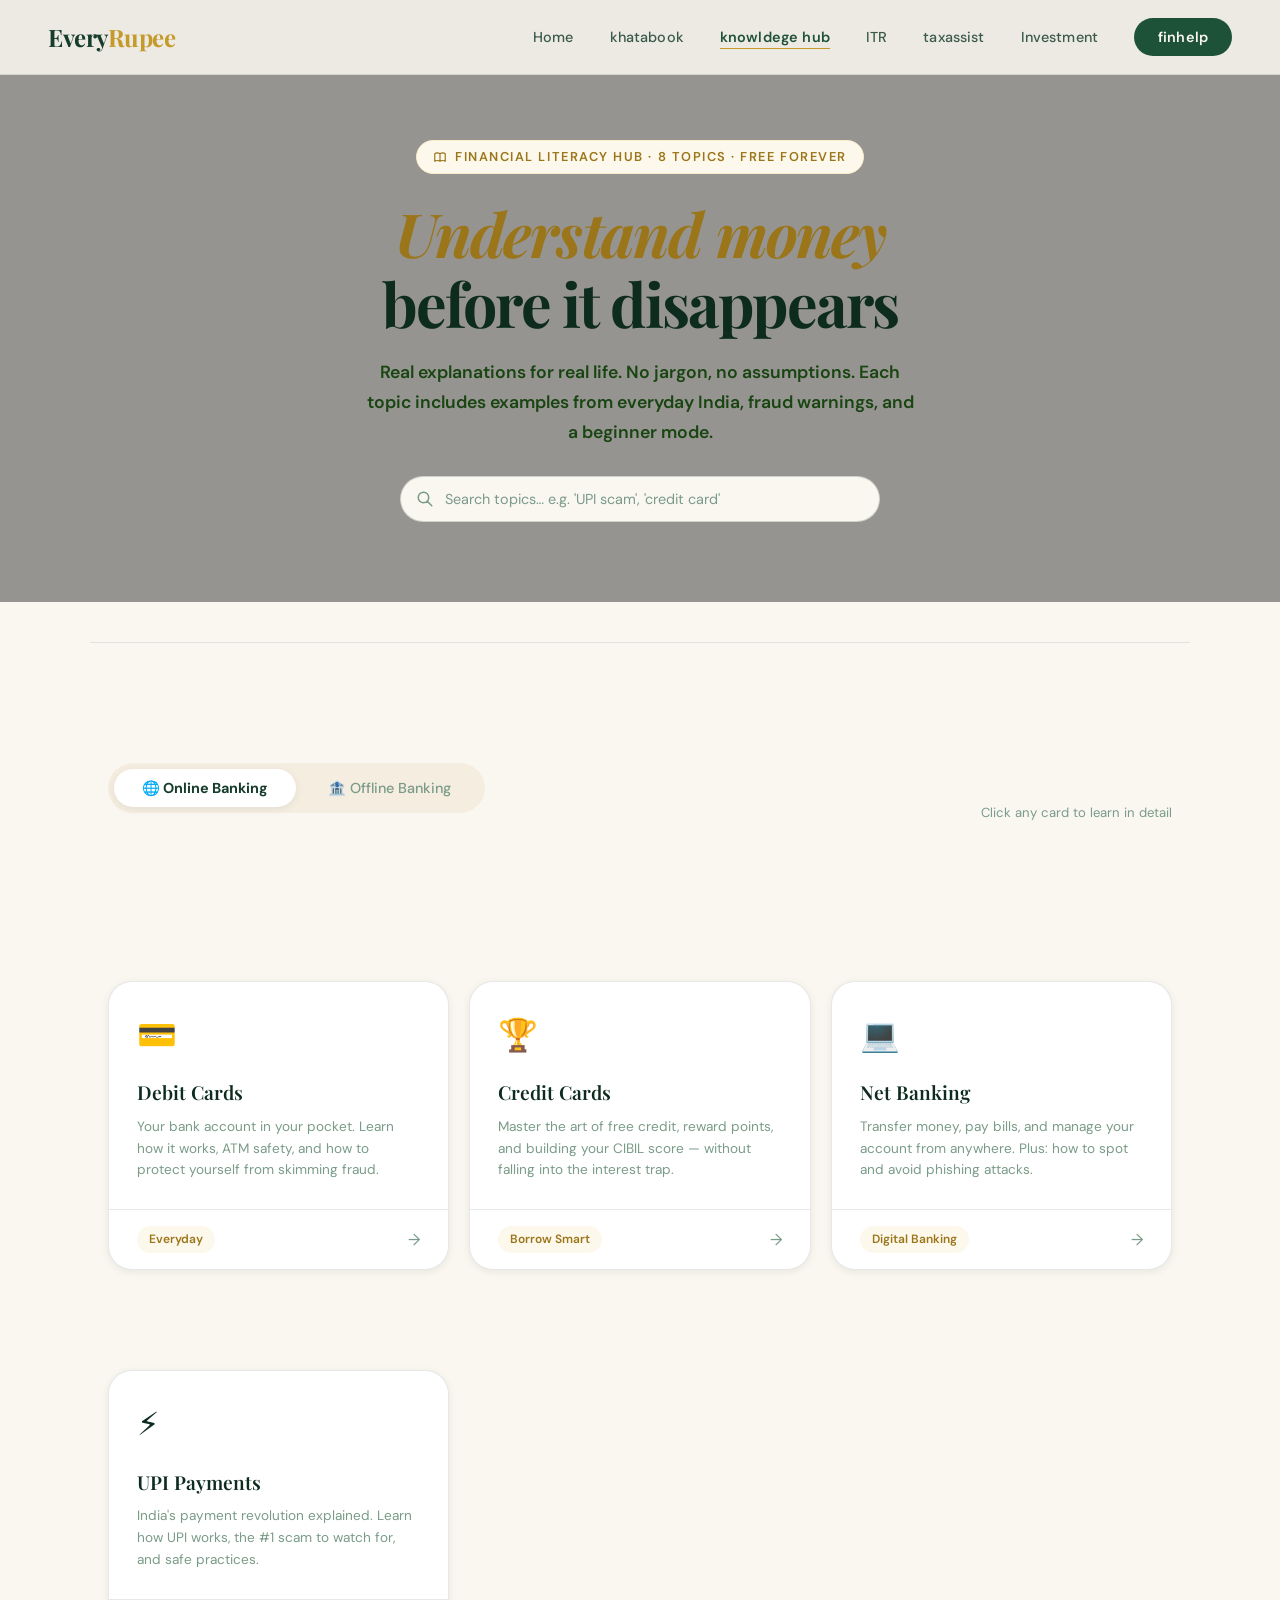
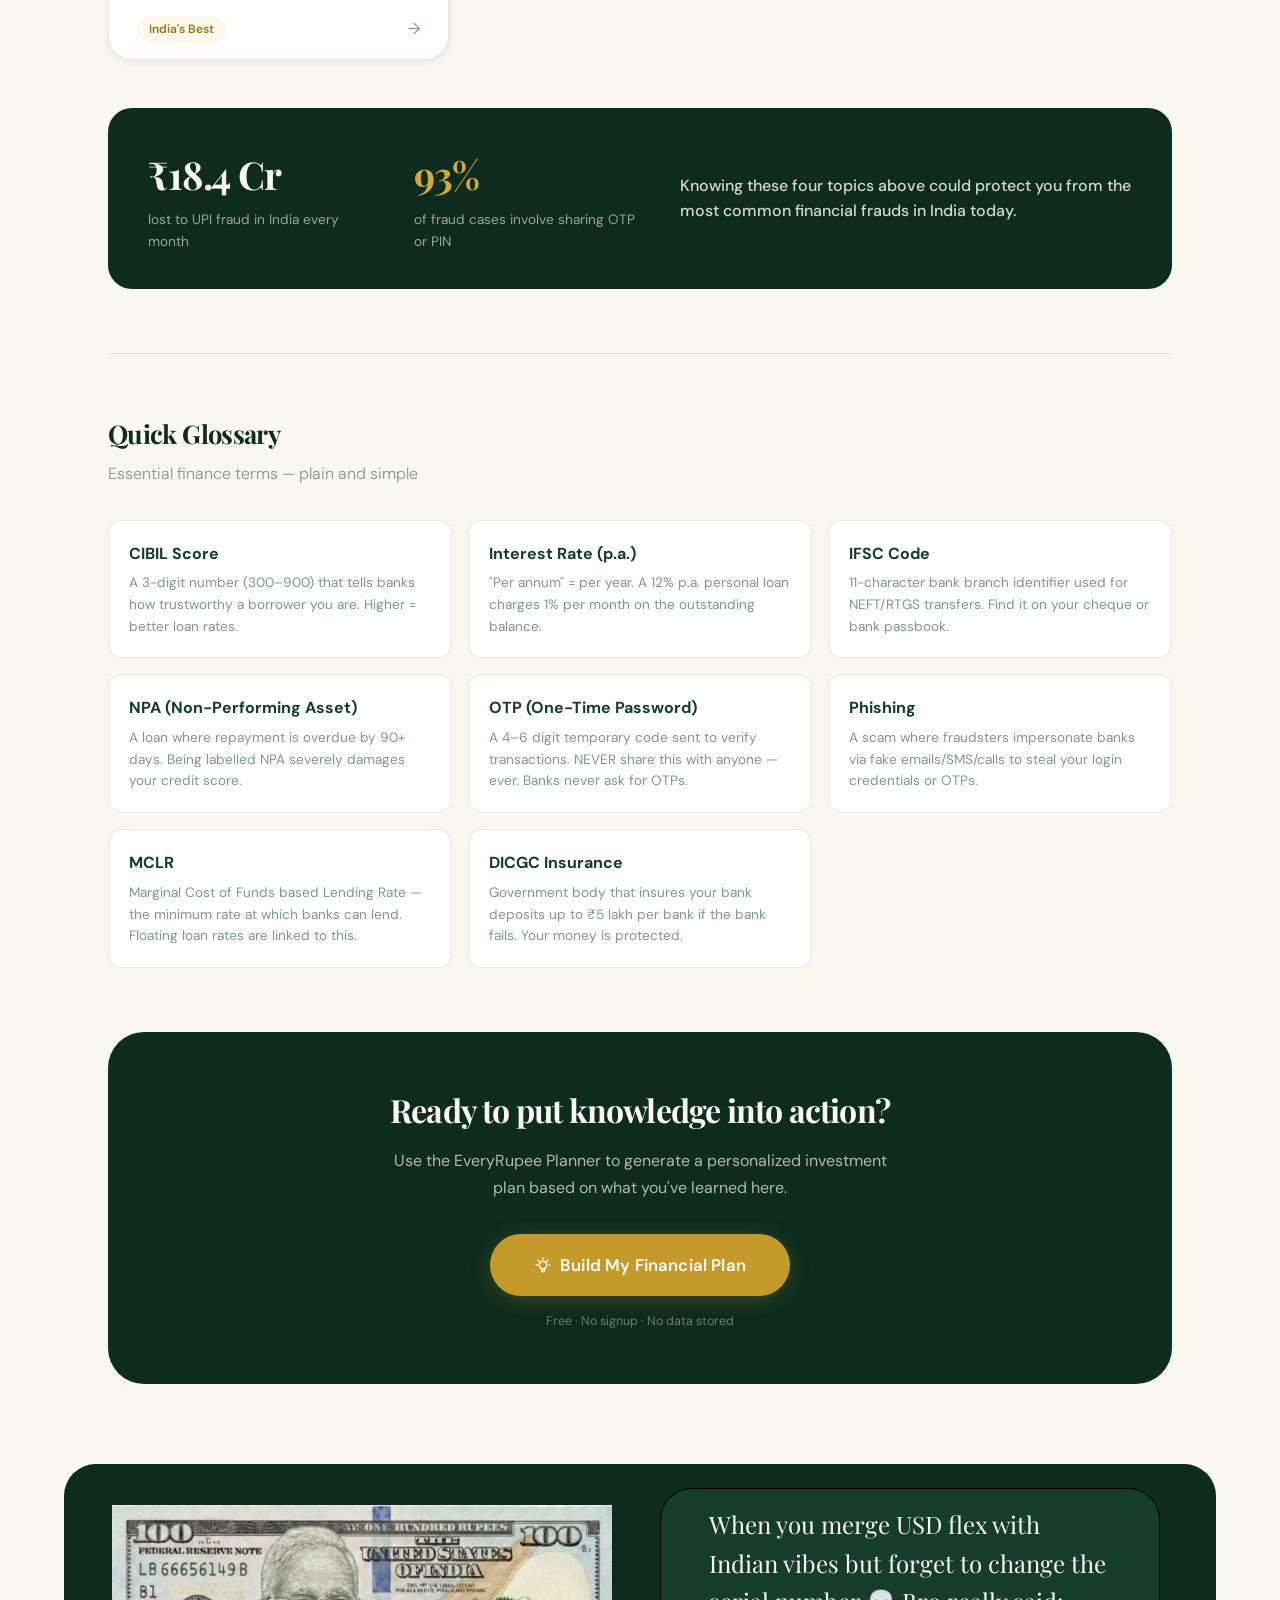
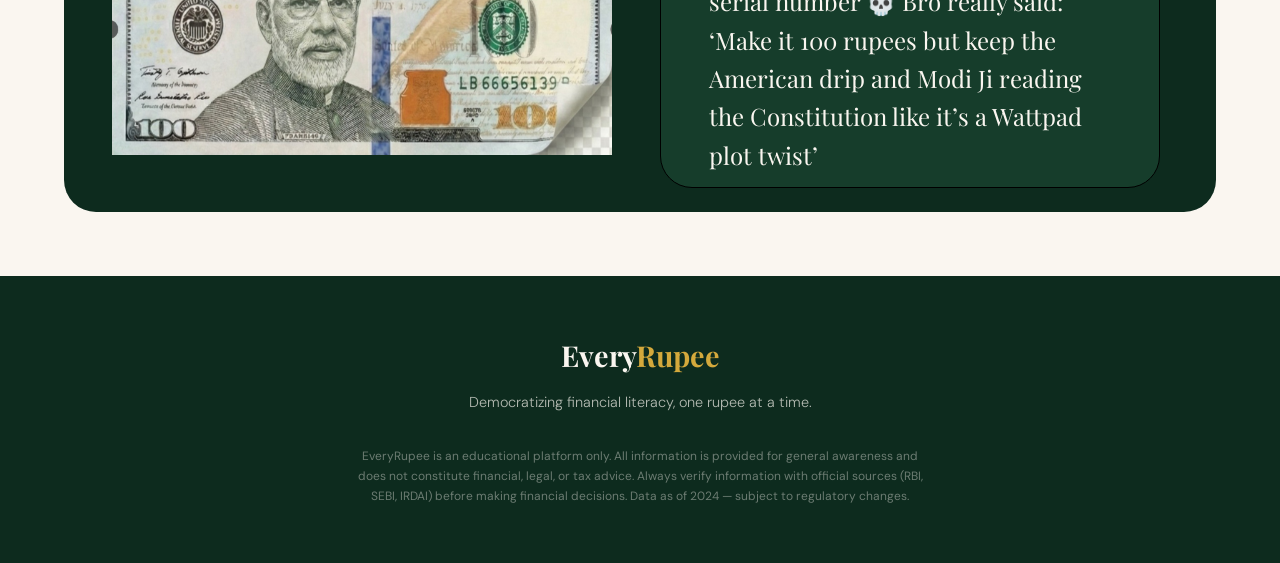
<file: edcuation.html>
<!DOCTYPE html>
<html lang="en">
<head>
  <meta charset="UTF-8" />
  <meta name="viewport" content="width=device-width, initial-scale=1.0" />
  <title>Financial Education — EveryRupee</title>
  <meta name="description" content="Learn banking, UPI, loans, credit cards and more — explained simply for everyday Indians." />
  <link rel="stylesheet" href="planner.css" />
</head>
<body>

<!-- ══════════════════════════════════ NAV ══════════════════════════════════ -->
<nav class="er-nav">
  <a href="index.html" class="er-nav__logo">Every<span>Rupee</span></a>
  <ul class="er-nav__links">
    <li><a href="index.html">Home</a></li>
    <li><a href="khatabook.html">khatabook</a></li>
    <li><a href="edcuation.html" class = "active">knowldege hub</a></li>
    <li><a href="itr_optimizer.html">ITR</a></li>
    <li><a href="taxassist.html" >taxassist</a></li>
    <li><a href="investment.html" >Investment</a></li>
    <li><a href="financial-advisor-match.html"class="er-nav__cta">finhelp</a></li>

  </ul>
</nav>

<!-- ══════════════════════════════════ HERO ══════════════════════════════════ -->
<!-- <section class="page-hero">
  <div class="page-hero__eyebrow">
    <svg width="14" height="14" fill="none" viewBox="0 0 24 24" stroke="currentColor">
      <path stroke-linecap="round" stroke-linejoin="round" stroke-width="2" d="M12 6.253v13m0-13C10.832 5.477 9.246 5 7.5 5S4.168 5.477 3 6.253v13C4.168 18.477 5.754 18 7.5 18s3.332.477 4.5 1.253m0-13C13.168 5.477 14.754 5 16.5 5c1.747 0 3.332.477 4.5 1.253v13C19.832 18.477 18.247 18 16.5 18c-1.746 0-3.332.477-4.5 1.253"/>
    </svg>
    Financial Literacy Hub · 8 Topics · Free Forever
  </div>
  <h1 class="page-hero__title">
    <em>Understand money</em><br>before it disappears
  </h1>
  <p class="page-hero__subtitle">
    Real explanations for real life. No jargon, no assumptions. Each topic includes examples from everyday India, fraud warnings, and a beginner mode.
  </p> -->

  <!-- Search bar -->
  <!-- <div style="max-width:480px; margin: 28px auto 0; position:relative;">
    <svg style="position:absolute;left:16px;top:50%;transform:translateY(-50%);color:var(--text-muted);width:18px;height:18px;" fill="none" viewBox="0 0 24 24" stroke="currentColor">
      <path stroke-linecap="round" stroke-linejoin="round" stroke-width="2" d="M21 21l-6-6m2-5a7 7 0 11-14 0 7 7 0 0114 0z"/>
    </svg>
    <input id="edu-search" type="text" placeholder="Search topics… e.g. 'UPI scam', 'credit card'" 
      class="form-input" style="padding-left:44px; border-radius:100px; font-size:0.9rem;"
      oninput="filterTopics(this.value)" />
  </div>
</section> -->

<section class="page-hero">
  <video class="hero-video" autoplay loop muted playsinline>
    <source src="education.mp4" type="video/mp4">
  </video>

  <div class="hero-overlay"></div>

  <div class="hero-content">
    <div class="page-hero__eyebrow">
      <svg width="14" height="14" fill="none" viewBox="0 0 24 24" stroke="currentColor">
        <path stroke-linecap="round" stroke-linejoin="round" stroke-width="2" d="M12 6.253v13m0-13C10.832 5.477 9.246 5 7.5 5S4.168 5.477 3 6.253v13C4.168 18.477 5.754 18 7.5 18s3.332.477 4.5 1.253m0-13C13.168 5.477 14.754 5 16.5 5c1.747 0 3.332.477 4.5 1.253v13C19.832 18.477 18.247 18 16.5 18c-1.746 0-3.332.477-4.5 1.253"/>
      </svg>
      Financial Literacy Hub · 8 Topics · Free Forever
    </div>
    <h1 class="page-hero__title">
      <em>Understand money</em><br>before it disappears
    </h1>
    <p class="page-hero__subtitle">
      Real explanations for real life. No jargon, no assumptions. Each topic includes examples from everyday India, fraud warnings, and a beginner mode.
    </p>

    <div style="max-width:480px; margin: 28px auto 0; position:relative;">
      <svg style="position:absolute;left:16px;top:50%;transform:translateY(-50%);color:var(--text-muted);width:18px;height:18px;" fill="none" viewBox="0 0 24 24" stroke="currentColor">
        <path stroke-linecap="round" stroke-linejoin="round" stroke-width="2" d="M21 21l-6-6m2-5a7 7 0 11-14 0 7 7 0 0114 0z"/>
      </svg>
      <input id="edu-search" type="text" placeholder="Search topics… e.g. 'UPI scam', 'credit card'" 
        class="form-input" style="padding-left:44px; border-radius:100px; font-size:0.9rem;"
        oninput="filterTopics(this.value)" />
    </div>
  </div>
</section>


<hr class="divider" style="max-width:1100px; margin: 40px auto;" />

<!-- ══════════════════════════════════ MAIN CONTENT ══════════════════════════════════ -->
<main class="section">

  <!-- Tabs -->
  <div style="display:flex; align-items:center; justify-content:space-between; flex-wrap:wrap; gap:16px; margin-bottom:40px;">
    <div class="edu-tabs">
      <button class="edu-tab active" data-tab="online">🌐 Online Banking</button>
      <button class="edu-tab" data-tab="offline">🏦 Offline Banking</button>
    </div>
    <div style="font-size:0.82rem; color:var(--text-muted);">
      Click any card to learn in detail
    </div>
  </div>

  <!-- ─── ONLINE BANKING TAB ─── -->
  <div data-tab-content="online" class="edu-tab-content">
    <div class="topic-grid" id="online-grid">

      <div class="topic-card reveal" data-topic="debit" data-keywords="debit card atm pin bank swipe money">
        <div class="topic-card__top">
          <span class="topic-card__icon">💳</span>
          <h3 class="topic-card__title">Debit Cards</h3>
          <p class="topic-card__desc">Your bank account in your pocket. Learn how it works, ATM safety, and how to protect yourself from skimming fraud.</p>
        </div>
        <div class="topic-card__bottom">
          <span class="topic-card__tag">Everyday</span>
          <span class="topic-card__arrow">→</span>
        </div>
      </div>

      <div class="topic-card reveal reveal-delay-1" data-topic="credit" data-keywords="credit card interest rewards cashback emi cibil score">
        <div class="topic-card__top">
          <span class="topic-card__icon">🏆</span>
          <h3 class="topic-card__title">Credit Cards</h3>
          <p class="topic-card__desc">Master the art of free credit, reward points, and building your CIBIL score — without falling into the interest trap.</p>
        </div>
        <div class="topic-card__bottom">
          <span class="topic-card__tag">Borrow Smart</span>
          <span class="topic-card__arrow">→</span>
        </div>
      </div>

      <div class="topic-card reveal reveal-delay-2" data-topic="netbanking" data-keywords="net banking neft rtgs imps transfer online phishing">
        <div class="topic-card__top">
          <span class="topic-card__icon">💻</span>
          <h3 class="topic-card__title">Net Banking</h3>
          <p class="topic-card__desc">Transfer money, pay bills, and manage your account from anywhere. Plus: how to spot and avoid phishing attacks.</p>
        </div>
        <div class="topic-card__bottom">
          <span class="topic-card__tag">Digital Banking</span>
          <span class="topic-card__arrow">→</span>
        </div>
      </div>

      <div class="topic-card reveal reveal-delay-3" data-topic="upi" data-keywords="upi gpay phonepe paytm qr scan vpa payment instant fraud">
        <div class="topic-card__top">
          <span class="topic-card__icon">⚡</span>
          <h3 class="topic-card__title">UPI Payments</h3>
          <p class="topic-card__desc">India's payment revolution explained. Learn how UPI works, the #1 scam to watch for, and safe practices.</p>
        </div>
        <div class="topic-card__bottom">
          <span class="topic-card__tag">India's Best</span>
          <span class="topic-card__arrow">→</span>
        </div>
      </div>

    </div>

    <!-- Quick stat banner -->
    <div style="background:var(--surface-dark); border-radius:var(--radius-lg); padding:36px 40px; display:flex; gap:40px; flex-wrap:wrap; align-items:center; margin-top:16px;" class="reveal">
      <div style="flex:1; min-width:200px;">
        <div style="font-family:var(--font-display); font-size:2.4rem; font-weight:700; color:var(--text-inverse); letter-spacing:-0.03em;">₹18.4 Cr</div>
        <div style="font-size:0.85rem; color:rgba(250,246,240,0.6); margin-top:4px;">lost to UPI fraud in India every month</div>
      </div>
      <div style="flex:1; min-width:200px;">
        <div style="font-family:var(--font-display); font-size:2.4rem; font-weight:700; color:var(--gold-400); letter-spacing:-0.03em;">93%</div>
        <div style="font-size:0.85rem; color:rgba(250,246,240,0.6); margin-top:4px;">of fraud cases involve sharing OTP or PIN</div>
      </div>
      <div style="flex:2; min-width:240px;">
        <div style="font-size:1rem; color:rgba(250,246,240,0.85); font-weight:500; line-height:1.6;">
          Knowing these four topics above could protect you from the most common financial frauds in India today.
        </div>
      </div>
    </div>
  </div>

  <!-- ─── OFFLINE BANKING TAB ─── -->
  <div data-tab-content="offline" class="edu-tab-content" style="display:none;">
    <div class="topic-grid" id="offline-grid">

      <div class="topic-card reveal" data-topic="cheques" data-keywords="cheque bounce section 138 crossing payment offline">
        <div class="topic-card__top">
          <span class="topic-card__icon">📄</span>
          <h3 class="topic-card__title">Cheques</h3>
          <p class="topic-card__desc">When and why cheques are still used. Understand crossing, bouncing, and why a bounced cheque can land you in court.</p>
        </div>
        <div class="topic-card__bottom">
          <span class="topic-card__tag">Paper Payments</span>
          <span class="topic-card__arrow">→</span>
        </div>
      </div>

      <div class="topic-card reveal reveal-delay-1" data-topic="loans" data-keywords="loan home personal education cibil emi interest bank borrow">
        <div class="topic-card__top">
          <span class="topic-card__icon">🏦</span>
          <h3 class="topic-card__title">Bank Loans</h3>
          <p class="topic-card__desc">How borrowing actually works. Types of loans, how your CIBIL score affects your interest rate, and loan scam red flags.</p>
        </div>
        <div class="topic-card__bottom">
          <span class="topic-card__tag">Borrow Responsibly</span>
          <span class="topic-card__arrow">→</span>
        </div>
      </div>

      <div class="topic-card reveal reveal-delay-2" data-topic="emi" data-keywords="emi equated monthly installment prepay amortization no cost emi">
        <div class="topic-card__top">
          <span class="topic-card__icon">📅</span>
          <h3 class="topic-card__title">EMI Structure</h3>
          <p class="topic-card__desc">The math behind monthly payments. Why "No Cost EMI" often costs more, and when to prepay versus invest.</p>
        </div>
        <div class="topic-card__bottom">
          <span class="topic-card__tag">Pay Over Time</span>
          <span class="topic-card__arrow">→</span>
        </div>
      </div>

      <div class="topic-card reveal reveal-delay-3" data-topic="docs" data-keywords="kyc aadhaar pan documents bank account open savings verification">
        <div class="topic-card__top">
          <span class="topic-card__icon">📋</span>
          <h3 class="topic-card__title">Bank Documentation</h3>
          <p class="topic-card__desc">Everything you need to open accounts, apply for loans, and complete KYC. Plus: how scammers exploit these processes.</p>
        </div>
        <div class="topic-card__bottom">
          <span class="topic-card__tag">Paperwork 101</span>
          <span class="topic-card__arrow">→</span>
        </div>
      </div>

    </div>

    <!-- Key insight -->
    <div style="background: linear-gradient(135deg, var(--green-50), var(--gold-50)); border:1px solid var(--gold-100); border-radius:var(--radius-lg); padding:36px; margin-top:16px; display:flex; gap:28px; align-items:flex-start; flex-wrap:wrap;" class="reveal">
      <div style="font-size:2.5rem;">💡</div>
      <div>
        <div style="font-family:var(--font-display); font-size:1.3rem; font-weight:700; color:var(--green-900); margin-bottom:8px; letter-spacing:-0.02em;">
          Did you know? Your CIBIL score can save you lakhs.
        </div>
        <p style="font-size:0.9rem; color:var(--text-secondary); line-height:1.7; max-width:560px;">
          A CIBIL score of 750+ can reduce your home loan interest rate by 0.5–1%. On a ₹50 lakh loan over 20 years, that's a saving of <strong>₹5–10 lakh</strong>. The EMI topic above explains exactly how this works.
        </p>
      </div>
    </div>
  </div>

  <!-- ── GLOSSARY SECTION ── -->
  <hr class="divider" style="margin: 64px 0;" />

  <div class="reveal" style="margin-bottom:32px;">
    <h3 class="section-title" style="font-size:1.6rem;">Quick Glossary</h3>
    <p class="section-subtitle">Essential finance terms — plain and simple</p>
  </div>

  <div style="display:grid; grid-template-columns: repeat(auto-fill, minmax(260px, 1fr)); gap:16px;" class="reveal">

    <div style="background:var(--surface-card); border:1px solid var(--border-light); border-radius:var(--radius-md); padding:20px;">
      <div style="font-weight:700; color:var(--green-800); margin-bottom:6px;">CIBIL Score</div>
      <div style="font-size:0.85rem; color:var(--text-muted); line-height:1.6;">A 3-digit number (300–900) that tells banks how trustworthy a borrower you are. Higher = better loan rates.</div>
    </div>

    <div style="background:var(--surface-card); border:1px solid var(--border-light); border-radius:var(--radius-md); padding:20px;">
      <div style="font-weight:700; color:var(--green-800); margin-bottom:6px;">Interest Rate (p.a.)</div>
      <div style="font-size:0.85rem; color:var(--text-muted); line-height:1.6;">"Per annum" = per year. A 12% p.a. personal loan charges 1% per month on the outstanding balance.</div>
    </div>

    <div style="background:var(--surface-card); border:1px solid var(--border-light); border-radius:var(--radius-md); padding:20px;">
      <div style="font-weight:700; color:var(--green-800); margin-bottom:6px;">IFSC Code</div>
      <div style="font-size:0.85rem; color:var(--text-muted); line-height:1.6;">11-character bank branch identifier used for NEFT/RTGS transfers. Find it on your cheque or bank passbook.</div>
    </div>

    <div style="background:var(--surface-card); border:1px solid var(--border-light); border-radius:var(--radius-md); padding:20px;">
      <div style="font-weight:700; color:var(--green-800); margin-bottom:6px;">NPA (Non-Performing Asset)</div>
      <div style="font-size:0.85rem; color:var(--text-muted); line-height:1.6;">A loan where repayment is overdue by 90+ days. Being labelled NPA severely damages your credit score.</div>
    </div>

    <div style="background:var(--surface-card); border:1px solid var(--border-light); border-radius:var(--radius-md); padding:20px;">
      <div style="font-weight:700; color:var(--green-800); margin-bottom:6px;">OTP (One-Time Password)</div>
      <div style="font-size:0.85rem; color:var(--text-muted); line-height:1.6;">A 4–6 digit temporary code sent to verify transactions. NEVER share this with anyone — ever. Banks never ask for OTPs.</div>
    </div>

    <div style="background:var(--surface-card); border:1px solid var(--border-light); border-radius:var(--radius-md); padding:20px;">
      <div style="font-weight:700; color:var(--green-800); margin-bottom:6px;">Phishing</div>
      <div style="font-size:0.85rem; color:var(--text-muted); line-height:1.6;">A scam where fraudsters impersonate banks via fake emails/SMS/calls to steal your login credentials or OTPs.</div>
    </div>

    <div style="background:var(--surface-card); border:1px solid var(--border-light); border-radius:var(--radius-md); padding:20px;">
      <div style="font-weight:700; color:var(--green-800); margin-bottom:6px;">MCLR</div>
      <div style="font-size:0.85rem; color:var(--text-muted); line-height:1.6;">Marginal Cost of Funds based Lending Rate — the minimum rate at which banks can lend. Floating loan rates are linked to this.</div>
    </div>

    <div style="background:var(--surface-card); border:1px solid var(--border-light); border-radius:var(--radius-md); padding:20px;">
      <div style="font-weight:700; color:var(--green-800); margin-bottom:6px;">DICGC Insurance</div>
      <div style="font-size:0.85rem; color:var(--text-muted); line-height:1.6;">Government body that insures your bank deposits up to ₹5 lakh per bank if the bank fails. Your money is protected.</div>
    </div>

  </div>

  <!-- ── RESOURCES BANNER ── -->
  <div style="margin-top:64px; background:var(--green-900); border-radius:var(--radius-xl); padding:52px 48px; text-align:center;" class="reveal">
    <div style="font-family:var(--font-display); font-size:2rem; font-weight:700; color:var(--text-inverse); letter-spacing:-0.025em; margin-bottom:12px;">
      Ready to put knowledge into action?
    </div>
    <p style="font-size:1rem; color:rgba(250,246,240,0.7); margin-bottom:32px; max-width:500px; margin-left:auto; margin-right:auto; line-height:1.7;">
      Use the EveryRupee Planner to generate a personalized investment plan based on what you've learned here.
    </p>
    <a href="planner.html" class="btn btn-gold btn-lg">
      <svg fill="none" viewBox="0 0 24 24" stroke="currentColor"><path stroke-linecap="round" stroke-linejoin="round" stroke-width="2" d="M9.663 17h4.673M12 3v1m6.364 1.636l-.707.707M21 12h-1M4 12H3m3.343-5.657l-.707-.707m2.828 9.9a5 5 0 117.072 0l-.548.547A3.374 3.374 0 0014 18.469V19a2 2 0 11-4 0v-.531c0-.895-.356-1.754-.988-2.386l-.548-.547z"/></svg>
      Build My Financial Plan
    </a>
    <div style="margin-top:16px; font-size:0.78rem; color:rgba(250,246,240,0.4);">
      Free · No signup · No data stored
    </div>
  </div>

</main>

<!-- ══════════════════════════════════ MODAL ══════════════════════════════════ -->
<div id="topic-modal" class="topic-modal">
  <div class="topic-modal__overlay"></div>
  <div class="topic-modal__panel">
    <button class="topic-modal__close" onclick="closeTopicModal()" aria-label="Close">
      <svg fill="none" viewBox="0 0 24 24" stroke="currentColor" width="18" height="18">
        <path stroke-linecap="round" stroke-linejoin="round" stroke-width="2" d="M6 18L18 6M6 6l12 12"/>
      </svg>
    </button>
    <div class="topic-modal__content">
      <div class="topic-modal__eyebrow" id="modal-eyebrow"></div>
      <h2 class="topic-modal__title" id="modal-title"></h2>
      <div class="topic-modal__tag" id="modal-tag"></div>
      <div id="modal-body"></div>
    </div>
  </div>
</div>

<span class="new1">
  <img src="modi2.jpeg">
  <div class="content">
    When you merge USD flex with Indian vibes but forget to change the serial number 💀
Bro really said: ‘Make it 100 rupees but keep the American drip and Modi Ji reading the Constitution like it’s a Wattpad plot twist’
  </div>
</span>

<!-- ══════════════════════════════════ FOOTER ══════════════════════════════════ -->
<footer class="er-footer">
  <div class="er-footer__logo">Every<span>Rupee</span></div>
  <p class="er-footer__tagline">Democratizing financial literacy, one rupee at a time.</p>
  <p class="er-footer__disclaimer">
    EveryRupee is an educational platform only. All information is provided for general awareness and does not constitute financial, legal, or tax advice. Always verify information with official sources (RBI, SEBI, IRDAI) before making financial decisions. Data as of 2024 — subject to regulatory changes.
  </p>
</footer>

<script src="planner (1).js"></script>
<script>
  // Search filter
  function filterTopics(query) {
    const q = query.toLowerCase();
    document.querySelectorAll('.topic-card').forEach(card => {
      const keywords = card.dataset.keywords || '';
      const title = card.querySelector('.topic-card__title')?.textContent.toLowerCase() || '';
      const desc = card.querySelector('.topic-card__desc')?.textContent.toLowerCase() || '';
      const match = !q || keywords.includes(q) || title.includes(q) || desc.includes(q);
      card.style.display = match ? '' : 'none';

      // Switch to correct tab if needed
      if (match && q) {
        const tabContent = card.closest('.edu-tab-content');
        if (tabContent) {
          const tabName = tabContent.dataset.tabContent;
          // Show that tab
          document.querySelectorAll('.edu-tab-content').forEach(c => c.style.display = 'none');
          document.querySelectorAll('.edu-tab').forEach(t => t.classList.remove('active'));
          tabContent.style.display = 'block';
          document.querySelector(`[data-tab="${tabName}"]`)?.classList.add('active');
        }
      }
    });
  }
</script>
</body>
</file>
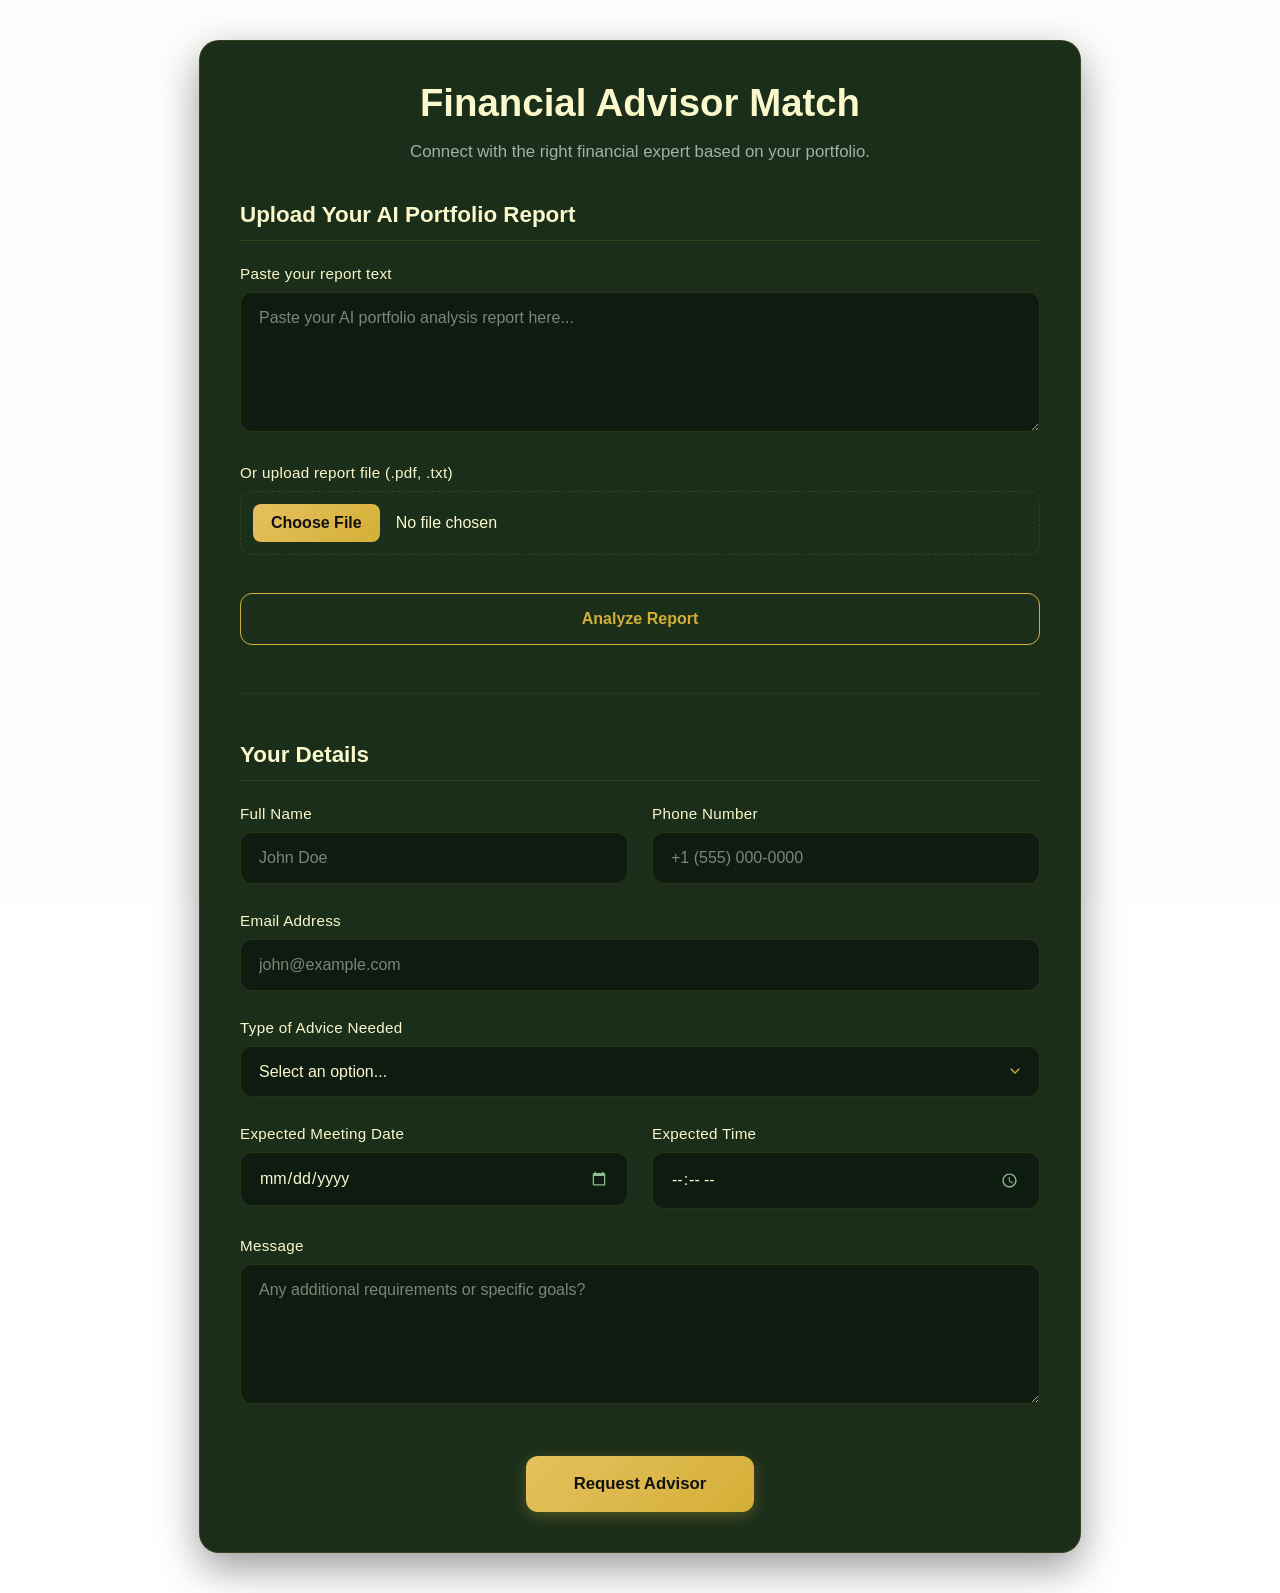
<file: financial-advisor-match.html>
<!DOCTYPE html>
<html lang="en">
<head>
    <meta charset="UTF-8">
    <meta name="viewport" content="width=device-width, initial-scale=1.0">
    <title>Financial Advisor Match | EveryRupee</title>
    <style>
        :root {
            /* Background gradient: deep green to dark green */
            --bg-color: linear-gradient(135deg, #fdfdfc 0%,#fdfdfc 100%);
            /* Container background: glass effect */
            --container-bg: #1a2e1a ;
            /* Input fields: dark green/black blend */
            --input-bg: rgba(5, 15, 10, 0.6);
            /* Borders: light with low opacity, input border subtle gold/green */
            --border-color: rgba(212, 175, 55, 0.15);
            /* Focus: slight border highlight */
            --input-focus-border: rgba(212, 175, 55, 0.5);

            /* Text colors */
            --text-main: #fbf8cc; /* Headings: light cream / off-white */
            --text-muted: #a3b1a8; /* Subtext: soft gray/green */
            
            /* Primary Colors / Button: Gold background */
            --primary-glow: rgba(212, 175, 55, 0.4);
            --primary-color: #d4af37;
            --btn-gradient: linear-gradient(135deg, #e5c15e, #d4af37);
            --btn-hover-gradient: linear-gradient(135deg, #f5d16e, #e5c15e);
            --btn-text: #111111;
            
            /* Result Card */
            --result-bg: rgba(11, 32, 22, 0.3);
            --result-border: rgba(150, 180, 160, 0.2);
            --success-color: #4ade80;
        }

        body {
            margin: 0;
            padding: 40px 20px;
            font-family: 'Inter', -apple-system, BlinkMacSystemFont, 'Segoe UI', Roboto, Oxygen, Ubuntu, Cantarell, 'Open Sans', 'Helvetica Neue', sans-serif;
            background: var(--bg-color);
            background-attachment: fixed;
            color: var(--text-muted);
            display: flex;
            justify-content: center;
            min-height: 100vh;
        }

        .container {
            width: 100%;
            max-width: 800px;
            background: var(--container-bg);
            /* glass effect / backdrop blur */
            backdrop-filter: blur(16px);
            -webkit-backdrop-filter: blur(16px);
            border: 1px solid var(--border-color);
            border-radius: 20px;
            padding: 40px;
            box-shadow: 0 15px 40px rgba(0, 0, 0, 0.4);
        }

        h1, h2 {
            text-align: center;
            margin-top: 0;
            font-weight: 600;
            color: var(--text-main);
        }

        h1 {
            font-size: 2.4rem;
            margin-bottom: 10px;
        }
        
        .subtitle {
            text-align: center;
            color: var(--text-muted);
            margin-bottom: 40px;
            font-size: 1.05rem;
        }

        .section-title {
            font-size: 1.4rem;
            margin-bottom: 24px;
            padding-bottom: 12px;
            border-bottom: 1px solid var(--border-color);
            text-align: left;
            color: var(--text-main);
        }

        /* Form Layout */
        .form-group {
            margin-bottom: 28px;
        }

        .row {
            display: grid;
            grid-template-columns: 1fr 1fr;
            gap: 24px;
            margin-bottom: 28px;
        }

        @media (max-width: 600px) {
            .row {
                grid-template-columns: 1fr;
                gap: 0;
                margin-bottom: 0;
            }
            .row .form-group {
                margin-bottom: 28px;
            }
        }

        label {
            display: block;
            margin-bottom: 10px;
            font-size: 0.95rem;
            color: var(--text-main);
            font-weight: 500;
            letter-spacing: 0.3px;
        }

        input, textarea, select {
            width: 100%;
            padding: 16px 18px;
            background-color: var(--input-bg);
            border: 1px solid var(--border-color);
            border-radius: 12px;
            color: var(--text-main);
            font-size: 1rem;
            box-sizing: border-box;
            transition: all 0.3s ease;
            font-family: inherit;
        }

        input::placeholder, textarea::placeholder {
            color: #778877; /* Muted gray */
        }

        input:focus, textarea:focus, select:focus {
            outline: none;
            border-color: var(--input-focus-border);
            /* Soft gold glow */
            box-shadow: 0 0 0 3px var(--primary-glow);
            background-color: rgba(10, 20, 15, 0.8);
        }

        input[type="file"] {
            padding: 12px;
            background-color: transparent;
            border: 1px dashed var(--border-color);
            cursor: pointer;
        }

        input[type="file"]::file-selector-button {
            background: var(--btn-gradient);
            border: none;
            color: var(--btn-text);
            padding: 10px 18px;
            border-radius: 8px;
            margin-right: 16px;
            cursor: pointer;
            transition: all 0.2s;
            font-weight: 600;
        }

        input[type="file"]::file-selector-button:hover {
            background: var(--btn-hover-gradient);
            box-shadow: 0 2px 10px var(--primary-glow);
        }

        textarea {
            resize: vertical;
            min-height: 140px;
        }

        select {
            appearance: none;
            background-image: url("data:image/svg+xml,%3Csvg xmlns='http://www.w3.org/2000/svg' width='24' height='24' viewBox='0 0 24 24' fill='none' stroke='%23d4af37' stroke-width='2' stroke-linecap='round' stroke-linejoin='round'%3E%3Cpolyline points='6 9 12 15 18 9'%3E%3C/polyline%3E%3C/svg%3E");
            background-repeat: no-repeat;
            background-position: right 16px center;
            background-size: 16px;
            padding-right: 40px;
            cursor: pointer;
        }

        select option {
            background-color: #0d1a12;
            color: var(--text-main);
            padding: 10px;
        }

        /* Buttons */
        .btn {
            display: inline-block;
            padding: 16px 32px;
            border: none;
            border-radius: 30px;
            font-size: 1rem;
            font-weight: 600;
            cursor: pointer;
            transition: all 0.3s ease;
            text-align: center;
        }

        .btn-analyze {
            background-color: transparent;
            border: 1px solid var(--primary-color);
            color: var(--primary-color);
            width: 100%;
            margin-top: 10px;
            border-radius: 12px;
        }

        .btn-analyze:hover {
            background-color: rgba(212, 175, 55, 0.1);
            box-shadow: 0 0 15px var(--primary-glow);
        }

        .btn-submit {
            background: var(--btn-gradient);
            color: var(--btn-text);
            min-width: 220px;
            padding: 18px 48px;
            box-shadow: 0 4px 15px rgba(212, 175, 55, 0.3);
            border-radius: 12px;
            font-weight: 700;
            font-size: 1.05rem;
        }

        .btn-submit:hover {
            background: var(--btn-hover-gradient);
            /* Slight lift animation and glow */
            transform: translateY(-3px);
            box-shadow: 0 8px 25px rgba(212, 175, 55, 0.5);
        }

        .submit-container {
            text-align: center;
            margin-top: 48px;
        }

        /* Result Card - Soft green card, slight blur / glass effect */
        .result-card {
            display: none;
            background: var(--result-bg);
            backdrop-filter: blur(10px);
            -webkit-backdrop-filter: blur(10px);
            border: 1px solid var(--result-border);
            border-radius: 12px;
            padding: 28px;
            margin-top: 28px;
            text-align: center;
            animation: fadeIn 0.6s cubic-bezier(0.16, 1, 0.3, 1);
        }

        .result-card.active {
            display: block;
        }

        .result-title {
            color: var(--text-main);
            font-size: 1rem;
            margin-bottom: 16px;
            font-weight: 500;
        }

        .result-value {
            font-size: 1.8rem;
            /* Highlight result in gold */
            color: var(--primary-color);
            font-weight: 700;
            letter-spacing: -0.5px;
            text-shadow: 0 0 20px rgba(212, 175, 55, 0.3);
        }

        /* Success Message */
        .success-message {
            display: none;
            background-color: rgba(74, 222, 128, 0.1);
            border: 1px solid rgba(74, 222, 128, 0.3);
            color: var(--success-color);
            padding: 20px;
            border-radius: 12px;
            text-align: center;
            margin-top: 28px;
            animation: fadeIn 0.5s ease;
            font-weight: 500;
        }

        .success-message.active {
            display: block;
        }

        /* Animations */
        @keyframes fadeIn {
            from { opacity: 0; transform: translateY(10px); }
            to { opacity: 1; transform: translateY(0); }
        }

        /* Separator */
        .separator {
            height: 1px;
            background-color: var(--border-color);
            margin: 48px 0;
            opacity: 0.5;
        }
        
        ::-webkit-calendar-picker-indicator {
            filter: invert(1) sepia(1) saturate(5) hue-rotate(50deg);
            opacity: 0.7;
            cursor: pointer;
        }

        /* Modal Popup */
        .modal-overlay {
            display: none;
            position: fixed;
            top: 0;
            left: 0;
            width: 100%;
            height: 100%;
            background: rgba(5, 10, 7, 0.7);
            backdrop-filter: blur(8px);
            -webkit-backdrop-filter: blur(8px);
            z-index: 1000;
            justify-content: center;
            align-items: center;
            opacity: 0;
            transition: opacity 0.4s ease;
        }

        .modal-overlay.active {
            display: flex;
            opacity: 1;
        }

        .modal-content {
            background: var(--container-bg);
            border: 1px solid var(--border-color);
            border-radius: 20px;
            padding: 40px;
            max-width: 400px;
            width: 90%;
            text-align: center;
            box-shadow: 0 0 30px rgba(212, 175, 55, 0.15);
            transform: scale(0.95) translateY(20px);
            transition: all 0.4s cubic-bezier(0.16, 1, 0.3, 1);
        }

        .modal-overlay.active .modal-content {
            transform: scale(1) translateY(0);
        }

        .modal-title {
            color: var(--primary-color);
            font-size: 1.6rem;
            margin-bottom: 16px;
            font-weight: 700;
        }

        .modal-text {
            color: var(--text-main);
            font-size: 1.05rem;
            line-height: 1.5;
            margin-bottom: 30px;
        }

        .btn-modal {
            background: var(--btn-gradient);
            color: var(--btn-text);
            border: none;
            padding: 12px 36px;
            border-radius: 30px;
            font-size: 1rem;
            font-weight: 700;
            cursor: pointer;
            transition: all 0.3s ease;
            box-shadow: 0 4px 15px rgba(212, 175, 55, 0.3);
        }

        .btn-modal:hover {
            background: var(--btn-hover-gradient);
            transform: translateY(-2px);
            box-shadow: 0 6px 20px rgba(212, 175, 55, 0.5);
        }
    </style>
</head>
<body>

    <div class="container">
        <h1>Financial Advisor Match</h1>
        <p class="subtitle">Connect with the right financial expert based on your portfolio.</p>

        <!-- STEP 1: AI Report Input -->
        <div class="section">
            <h2 class="section-title">Upload Your AI Portfolio Report</h2>
            
            <div class="form-group">
                <label for="aiReport">Paste your report text</label>
                <textarea id="aiReport" placeholder="Paste your AI portfolio analysis report here..."></textarea>
            </div>
            
            <div class="form-group">
                <label for="reportFile">Or upload report file (.pdf, .txt)</label>
                <input type="file" id="reportFile" accept=".pdf,.txt">
            </div>

            <button type="button" class="btn btn-analyze" id="analyzeBtn">Analyze Report</button>

            <!-- STEP 2: Advisor Recommendation -->
            <div class="result-card" id="resultCard">
                <div class="result-title">Recommended Advisor Level:</div>
                <div class="result-value" id="advisorLevel">Evaluating...</div>
            </div>
        </div>

        <div class="separator"></div>

        <!-- STEP 3 & 4: User Details Form -->
        <div class="section">
            <h2 class="section-title">Your Details</h2>
            
            <!-- Formspree Integration -->
            <!-- Replace 'YOUR_FORM_ID' with your actual Formspree ID -->
            <form id="advisorForm" action="https://formspree.io/f/xgongena" method="POST">
                
                <!-- ROW 1 -->
                <div class="row">
                    <div class="form-group" style="margin-bottom: 0;">
                        <label for="fullName">Full Name</label>
                        <input type="text" id="fullName" name="fullName" required placeholder="John Doe">
                    </div>
                    <div class="form-group" style="margin-bottom: 0;">
                        <label for="phone">Phone Number</label>
                        <input type="tel" id="phone" name="phone" required placeholder="+1 (555) 000-0000">
                    </div>
                </div>

                <!-- ROW 2 -->
                <div class="form-group">
                    <label for="email">Email Address</label>
                    <input type="email" id="email" name="email" required placeholder="john@example.com">
                </div>

                <!-- ROW 3 -->
                <div class="form-group">
                    <label for="adviceType">Type of Advice Needed</label>
                    <select id="adviceType" name="adviceType" required>
                        <option value="" disabled selected>Select an option...</option>
                        <option value="Investment Planning">Investment Planning</option>
                        <option value="Tax Planning">Tax Planning</option>
                        <option value="Retirement Planning">Retirement Planning</option>
                        <option value="Portfolio Review">Portfolio Review</option>
                    </select>
                </div>

                <!-- ROW 4 -->
                <div class="row">
                    <div class="form-group" style="margin-bottom: 0;">
                        <label for="meetingDate">Expected Meeting Date</label>
                        <input type="date" id="meetingDate" name="meetingDate" required>
                    </div>
                    <div class="form-group" style="margin-bottom: 0;">
                        <label for="meetingTime">Expected Time</label>
                        <input type="time" id="meetingTime" name="meetingTime" required>
                    </div>
                </div>

                <!-- ROW 5 -->
                <div class="form-group">
                    <label for="message">Message</label>
                    <textarea id="message" name="message" placeholder="Any additional requirements or specific goals?"></textarea>
                </div>

                <!-- Hidden inputs for logic/tracking -->
                <input type="hidden" id="hiddenAdvisorLevel" name="recommendedAdvisorLevel" value="Not Analyzed">

                <!-- STEP 5: Submit Button -->
                <div class="submit-container">
                    <button type="submit" class="btn btn-submit">Request Advisor</button>
                </div>

                <!-- Success State -->
                <div class="success-message" id="successMessage">
                    Your request has been submitted successfully. Our advisor will contact you soon.
                </div>
            </form>
        </div>
    </div>

    <!-- Success Modal -->
    <div class="modal-overlay" id="successModal">
        <div class="modal-content">
            <div class="modal-title">Request Submitted ✅</div>
            <div class="modal-text">An advisor will reach you within 24 hours.</div>
            <button class="btn-modal" id="closeModalBtn">OK</button>
        </div>
    </div>

    <script>
        document.addEventListener('DOMContentLoaded', () => {
            const analyzeBtn = document.getElementById('analyzeBtn');
            const resultCard = document.getElementById('resultCard');
            const advisorLevelEl = document.getElementById('advisorLevel');
            const hiddenAdvisorLevel = document.getElementById('hiddenAdvisorLevel');
            const advisorForm = document.getElementById('advisorForm');
            const successMessage = document.getElementById('successMessage');
            const successModal = document.getElementById('successModal');
            const closeModalBtn = document.getElementById('closeModalBtn');
            let redirectTimeout;

            // Advisor levels for random selection
            const levels = [
                "Beginner Advisor",
                "Intermediate Advisor",
                "Expert Advisor"
            ];

            analyzeBtn.addEventListener('click', () => {
                analyzeBtn.textContent = 'Analyzing...';
                analyzeBtn.disabled = true;

                // Simulate processing time
                setTimeout(() => {
                    const randomLevel = levels[Math.floor(Math.random() * levels.length)];
                    
                    advisorLevelEl.textContent = randomLevel;
                    resultCard.classList.add('active');
                    
                    // Attach the recommended level to the form data
                    hiddenAdvisorLevel.value = randomLevel;

                    analyzeBtn.textContent = 'Re-Analyze Report';
                    analyzeBtn.disabled = false;
                }, 800);
            });

            // Handle Form Submission using AJAX so we can show the success message without redirecting right away
            advisorForm.addEventListener('submit', (e) => {
                e.preventDefault();
                
                const formAction = advisorForm.action;
                const submitBtn = advisorForm.querySelector('.btn-submit');
                
                // If it's the placeholder form ID, just simulate submission
                if (formAction.includes('YOUR_FORM_ID')) {
                    submitBtn.textContent = 'Submitting...';
                    submitBtn.disabled = true;

                    setTimeout(() => {
                        showSuccess(submitBtn);
                    }, 1000);
                    return;
                }
                
                // Real formspree submission via AJAX
                submitBtn.textContent = 'Submitting...';
                submitBtn.disabled = true;

                const formData = new FormData(advisorForm);
                
                fetch(formAction, {
                    method: 'POST',
                    body: formData,
                    headers: {
                        'Accept': 'application/json'
                    }
                })
                .then(response => {
                    if (response.ok) {
                        showSuccess(submitBtn);
                    } else {
                        response.json().then(data => {
                            if (Object.hasOwn(data, 'errors')) {
                                alert(data["errors"].map(error => error["message"]).join(", "));
                            } else {
                                alert("Oops! There was a problem submitting your form");
                            }
                            resetBtn(submitBtn);
                        })
                    }
                })
                .catch(error => {
                    alert("Oops! There was a problem submitting your form");
                    resetBtn(submitBtn);
                });
            });

            function showSuccess(btn) {
                successMessage.classList.add('active');
                successModal.classList.add('active');
                
                advisorForm.reset();
                resultCard.classList.remove('active');
                hiddenAdvisorLevel.value = 'Not Analyzed';
                analyzeBtn.textContent = 'Analyze Report';
                
                resetBtn(btn);

                // Auto redirect after 3 seconds
                redirectTimeout = setTimeout(() => {
                    window.location.href = 'index.html';
                }, 3000);
            }

            if (closeModalBtn) {
                closeModalBtn.addEventListener('click', (e) => {
                    e.preventDefault();
                    clearTimeout(redirectTimeout);
                    window.location.href = 'index.html';
                });
            }

            function resetBtn(btn) {
                btn.textContent = 'Request Advisor';
                btn.disabled = false;
            }
        });
    </script>
</body>
</html>
</file>
<file: planner.css>
/* ============================================================
   EveryRupee — planner.css
   Shared styles for planner.html & education.html
   Design: Premium Fintech Minimalism
   Palette: Forest Green · Antique Gold · Warm Cream
   ============================================================ */

/* ── Google Fonts ─────────────────────────────────────────── */
@import url('https://fonts.googleapis.com/css2?family=Playfair+Display:ital,wght@0,400;0,600;0,700;1,400;1,600&family=DM+Sans:ital,opsz,wght@0,9..40,300;0,9..40,400;0,9..40,500;0,9..40,600;1,9..40,300&display=swap');

/* ── Design Tokens ────────────────────────────────────────── */
:root {
  --green-900: #0d2b1e;
  --green-800: #163d2b;
  --green-700: #1e5238;
  --green-600: #276645;
  --green-500: #2d7a52;
  --green-400: #3d9668;
  --green-300: #6ab891;
  --green-100: #d4ede0;
  --green-50:  #edf7f2;

  --gold-700: #7a5c0d;
  --gold-600: #9b7519;
  --gold-500: #c49a2b;
  --gold-400: #d4a93c;
  --gold-300: #e8c86a;
  --gold-100: #f9edca;
  --gold-50:  #fdf8ec;

  --cream-100: #faf6f0;
  --cream-200: #f4ede0;
  --cream-300: #ece1cc;

  --text-primary:   #0d2b1e;
  --text-secondary: #3a5a48;
  --text-muted:     #7a9b88;
  --text-inverse:   #faf6f0;

  --surface-base:   #faf6f0;
  --surface-card:   #ffffff;
  --surface-dark:   #0d2b1e;

  --border-light: rgba(13,43,30,0.10);
  --border-mid:   rgba(13,43,30,0.18);

  --shadow-sm: 0 2px 8px rgba(13,43,30,0.07);
  --shadow-md: 0 6px 24px rgba(13,43,30,0.10);
  --shadow-lg: 0 16px 48px rgba(13,43,30,0.14);
  --shadow-gold: 0 4px 20px rgba(196,154,43,0.25);

  --radius-sm: 8px;
  --radius-md: 14px;
  --radius-lg: 24px;
  --radius-xl: 36px;

  --font-display: 'Playfair Display', Georgia, serif;
  --font-body:    'DM Sans', system-ui, sans-serif;

  --transition-fast:   150ms cubic-bezier(0.4,0,0.2,1);
  --transition-base:   280ms cubic-bezier(0.4,0,0.2,1);
  --transition-slow:   480ms cubic-bezier(0.4,0,0.2,1);
  --transition-spring: 360ms cubic-bezier(0.34,1.56,0.64,1);
}

/* ── Reset ────────────────────────────────────────────────── */
*, *::before, *::after { box-sizing: border-box; margin: 0; padding: 0; }

html { font-size: 16px; scroll-behavior: smooth; }

body {
  font-family: var(--font-body);
  background-color: var(--surface-base);
  color: var(--text-primary);
  line-height: 1.6;
  -webkit-font-smoothing: antialiased;
  min-height: 100vh;
}

/* ── Nav ──────────────────────────────────────────────────── */
.er-nav {
  position: fixed; top: 0; left: 0; right: 0;
  z-index: 100;
  display: flex; align-items: center; justify-content: space-between;
  padding: 18px 48px;
  background: rgba(250,246,240,0.88);
  backdrop-filter: blur(16px);
  border-bottom: 1px solid var(--border-light);
  transition: box-shadow var(--transition-base);
}
.er-nav.scrolled { box-shadow: var(--shadow-md); }

.er-nav__logo {
  font-family: var(--font-display);
  font-size: 1.5rem;
  font-weight: 700;
  color: var(--green-800);
  text-decoration: none;
  letter-spacing: -0.02em;
}
.er-nav__logo span { color: var(--gold-500); }

.er-nav__links {
  display: flex; gap: 36px; align-items: center;
  list-style: none;
}
.er-nav__links a {
  font-size: 0.9rem; font-weight: 500;
  color: var(--text-secondary);
  text-decoration: none;
  letter-spacing: 0.01em;
  transition: color var(--transition-fast);
  position: relative;
}
.er-nav__links a::after {
  content: '';
  position: absolute; bottom: -3px; left: 0; right: 100%;
  height: 1.5px;
  background: var(--gold-500);
  transition: right var(--transition-base);
}
.er-nav__links a:hover { color: var(--green-700); }
.er-nav__links a:hover::after,
.er-nav__links a.active::after { right: 0; }
.er-nav__links a.active { color: var(--green-700); font-weight: 600; }

.er-nav__cta {
  background: var(--green-700);
  color: var(--text-inverse) !important;
  padding: 10px 24px;
  border-radius: 100px;
  font-weight: 600 !important;
  transition: background var(--transition-fast), transform var(--transition-spring), box-shadow var(--transition-fast) !important;
}
.er-nav__cta::after { display: none !important; }
.er-nav__cta:hover {
  background: var(--green-600) !important;
  transform: translateY(-2px);
  box-shadow: 0 6px 20px rgba(30,82,56,0.3);
}

/* ── Page Hero ────────────────────────────────────────────── */
.page-hero {
  position: relative;
  padding: 140px 48px 80px;
  width: 100%;
  margin: 0 auto;
  text-align: center;
  overflow: hidden; /* Contains the video */
  min-height: 400px; /* Ensures the hero has height */
  display: flex;
  flex-direction: column;
  justify-content: center;
  align-items: center;
}

.hero-video {
  position: absolute;
  top: 0;
  left: 0;
  width: 100%;
  height: 100%;
  object-fit: cover; /* This makes the video crop perfectly to fill the space without squishing */
  z-index: 0;
}

.hero-overlay {
  position: absolute;
  top: 0;
  left: 0;
  width: 100%;
  height: 100%;
  /* A black overlay at 60% opacity. Adjust the 0.6 up or down depending on how bright your video is */
  background-color: rgba(0, 0, 0, 0.4); 
  z-index: 1;
}

.hero-content {
  position: relative;
  z-index: 2;
  max-width: 900px;
  width: 100%;
}

.page-hero__eyebrow {
  display: inline-flex; align-items: center; gap: 8px;
  font-size: 0.8rem; font-weight: 600;
  letter-spacing: 0.12em; text-transform: uppercase;
  color: var(--gold-600);
  background: var(--gold-50);
  border: 1px solid var(--gold-100);
  padding: 6px 16px; border-radius: 100px;
  margin-bottom: 24px;
}
.page-hero__title {
  font-family: var(--font-display);
  font-size: clamp(2.4rem, 5vw, 3.8rem);
  font-weight: 700;
  line-height: 1.15;
  color: var(--green-900);
  letter-spacing: -0.03em;
  margin-bottom: 20px;
}
.page-hero__title em {
  font-style: italic; color: var(--gold-600);
}
.page-hero__subtitle {
  font-size: 1.1rem;
  /* color: var(--text-secondary); */
  color: #184511;
  max-width: 560px;
  margin: 0 auto;
  font-weight: 600;
  line-height: 1.7;
}

/* ── Buttons ──────────────────────────────────────────────── */
.btn {
  display: inline-flex; align-items: center; gap: 8px;
  font-family: var(--font-body);
  font-size: 0.95rem; font-weight: 600;
  border: none; cursor: pointer;
  border-radius: 100px;
  padding: 14px 32px;
  transition: all var(--transition-base);
  text-decoration: none;
  letter-spacing: 0.01em;
  position: relative; overflow: hidden;
}
.btn::before {
  content: '';
  position: absolute; inset: 0;
  background: rgba(255,255,255,0);
  transition: background var(--transition-fast);
}
.btn:hover::before { background: rgba(255,255,255,0.1); }
.btn:active { transform: scale(0.98); }

.btn-primary {
  background: var(--green-700);
  color: var(--text-inverse);
  box-shadow: 0 4px 16px rgba(30,82,56,0.28);
}
.btn-primary:hover {
  background: var(--green-600);
  transform: translateY(-2px);
  box-shadow: 0 8px 28px rgba(30,82,56,0.36);
}
.btn-gold {
  background: var(--gold-500);
  color: #fff;
  box-shadow: var(--shadow-gold);
}
.btn-gold:hover {
  background: var(--gold-400);
  transform: translateY(-2px);
  box-shadow: 0 8px 28px rgba(196,154,43,0.4);
}
.btn-outline {
  background: transparent;
  color: var(--green-700);
  border: 1.5px solid var(--green-700);
}
.btn-outline:hover {
  background: var(--green-50);
  transform: translateY(-2px);
}
.btn-ghost {
  background: transparent;
  color: var(--text-secondary);
  padding: 10px 20px;
}
.btn-ghost:hover { background: var(--cream-200); }

.btn-sm { padding: 9px 20px; font-size: 0.85rem; }
.btn-lg { padding: 18px 44px; font-size: 1.05rem; }

.btn svg { width: 18px; height: 18px; flex-shrink: 0; }

/* ── Cards ────────────────────────────────────────────────── */
.card {
  background: var(--surface-card);
  border: 1px solid var(--border-light);
  border-radius: var(--radius-lg);
  padding: 28px;
  box-shadow: var(--shadow-sm);
  transition: box-shadow var(--transition-base), transform var(--transition-base);
}
.card:hover {
  box-shadow: var(--shadow-md);
  transform: translateY(-3px);
}

/* ── Form Elements ────────────────────────────────────────── */
.form-group {
  display: flex; flex-direction: column; gap: 8px;
  margin-bottom: 20px;
}
.form-label {
  font-size: 0.875rem; font-weight: 600;
  color: var(--text-secondary);
  letter-spacing: 0.02em;
}
.form-label .required { color: var(--gold-500); margin-left: 3px; }

.form-input, .form-select, .form-textarea {
  font-family: var(--font-body);
  font-size: 1rem; font-weight: 400;
  color: var(--text-primary);
  background: var(--surface-base);
  border: 1.5px solid var(--border-mid);
  border-radius: var(--radius-md);
  padding: 13px 16px;
  transition: border-color var(--transition-fast), box-shadow var(--transition-fast), background var(--transition-fast);
  outline: none;
  width: 100%;
  appearance: none;
}
.form-input:focus, .form-select:focus, .form-textarea:focus {
  border-color: var(--green-600);
  box-shadow: 0 0 0 3px rgba(45,122,82,0.12);
  background: #fff;
}
.form-input::placeholder { color: var(--text-muted); }

.input-prefix {
  position: relative;
}
.input-prefix::before {
  content: attr(data-prefix);
  position: absolute; left: 14px; top: 50%;
  transform: translateY(-50%);
  font-size: 1rem; font-weight: 500;
  color: var(--text-muted);
  pointer-events: none;
  z-index: 1;
}
.input-prefix .form-input { padding-left: 32px; }

.form-hint {
  font-size: 0.78rem;
  color: var(--text-muted);
  line-height: 1.5;
}

/* Range slider */
.form-range {
  -webkit-appearance: none;
  width: 100%; height: 4px;
  border-radius: 100px;
  background: var(--green-100);
  outline: none;
  cursor: pointer;
}
.form-range::-webkit-slider-thumb {
  -webkit-appearance: none;
  width: 22px; height: 22px;
  border-radius: 50%;
  background: var(--green-600);
  border: 3px solid #fff;
  box-shadow: 0 2px 8px rgba(13,43,30,0.25);
  cursor: grab;
  transition: transform var(--transition-spring), box-shadow var(--transition-fast);
}
.form-range::-webkit-slider-thumb:active {
  cursor: grabbing;
  transform: scale(1.2);
  box-shadow: 0 4px 16px rgba(13,43,30,0.35);
}

/* ── Badge ────────────────────────────────────────────────── */
.badge {
  display: inline-flex; align-items: center; gap: 5px;
  font-size: 0.75rem; font-weight: 600;
  padding: 4px 12px; border-radius: 100px;
  letter-spacing: 0.03em;
}
.badge-green { background: var(--green-100); color: var(--green-700); }
.badge-gold  { background: var(--gold-100);  color: var(--gold-700);  }
.badge-cream { background: var(--cream-200); color: var(--text-secondary); }

/* ── Progress ─────────────────────────────────────────────── */
.progress-bar {
  height: 4px; border-radius: 100px;
  background: var(--green-100);
  overflow: hidden;
}
.progress-bar__fill {
  height: 100%;
  background: linear-gradient(90deg, var(--green-600), var(--gold-400));
  border-radius: 100px;
  transition: width var(--transition-slow);
}

/* ── Section Utility ──────────────────────────────────────── */
.section {
  position: relative;
  z-index: 10;
  padding: 80px 48px;
  max-width: 1160px;
  margin: 0 auto;
}
.section-sm { padding: 48px 48px; }

.section-title {
  font-family: var(--font-display);
  font-size: clamp(1.8rem,3vw,2.8rem);
  font-weight: 700;
  color: var(--green-900);
  letter-spacing: -0.025em;
  line-height: 1.2;
  margin-bottom: 12px;
}
.section-subtitle {
  font-size: 1rem;
  color: var(--text-muted);
  font-weight: 300;
  max-width: 480px;
  line-height: 1.7;
}

/* ── Divider ──────────────────────────────────────────────── */
.divider {
  border: none;
  border-top: 1px solid var(--border-light);
  margin: 48px 0;
}
.divider-gold {
  border-top: 1px solid var(--gold-100);
}

/* ── Trust Strip ──────────────────────────────────────────── */
.trust-strip {
  display: flex; flex-wrap: wrap; gap: 16px; align-items: center;
  padding: 16px 0;
}
.trust-badge {
  display: flex; align-items: center; gap: 8px;
  font-size: 0.8rem; font-weight: 500;
  color: var(--text-muted);
}
.trust-badge svg { color: var(--green-500); width: 16px; height: 16px; }

/* ── Notification Toast ───────────────────────────────────── */
.toast {
  position: fixed; bottom: 32px; right: 32px;
  z-index: 500;
  background: var(--green-900);
  color: var(--text-inverse);
  padding: 16px 24px;
  border-radius: var(--radius-md);
  font-size: 0.9rem; font-weight: 500;
  display: flex; align-items: center; gap: 12px;
  box-shadow: var(--shadow-lg);
  transform: translateY(80px); opacity: 0;
  transition: all var(--transition-spring);
  max-width: 360px;
}
.toast.show { transform: translateY(0); opacity: 1; }
.toast svg { width: 20px; height: 20px; color: var(--green-300); flex-shrink: 0; }

/* ── Scroll reveal ────────────────────────────────────────── */
.reveal {
  opacity: 0; transform: translateY(28px);
  transition: opacity var(--transition-slow), transform var(--transition-slow);
}
.reveal.visible { opacity: 1; transform: translateY(0); }
.reveal-delay-1 { transition-delay: 80ms; }
.reveal-delay-2 { transition-delay: 160ms; }
.reveal-delay-3 { transition-delay: 240ms; }
.reveal-delay-4 { transition-delay: 320ms; }

/* ────────────────────────────────────────────────────────────
   PLANNER PAGE SPECIFIC
   ──────────────────────────────────────────────────────────── */

/* Step Wizard */
.wizard {
  max-width: 780px;
  margin: 0 auto;
  padding: 0 24px 80px;
}

.wizard__steps-indicator {
  display: flex; align-items: center; justify-content: center;
  gap: 0; margin-bottom: 56px;
}
.step-indicator {
  display: flex; align-items: center;
}
.step-indicator__dot {
  width: 36px; height: 36px;
  border-radius: 50%;
  display: flex; align-items: center; justify-content: center;
  font-size: 0.8rem; font-weight: 700;
  border: 2px solid var(--border-mid);
  background: var(--surface-card);
  color: var(--text-muted);
  transition: all var(--transition-base);
  position: relative; z-index: 1;
  cursor: default;
}
.step-indicator__dot.active {
  border-color: var(--green-600);
  background: var(--green-600);
  color: #fff;
  box-shadow: 0 0 0 5px rgba(45,122,82,0.15);
}
.step-indicator__dot.completed {
  border-color: var(--green-500);
  background: var(--green-500);
  color: #fff;
}
.step-indicator__line {
  flex: 1; height: 2px;
  background: var(--border-mid);
  min-width: 40px;
  transition: background var(--transition-base);
}
.step-indicator__line.completed { background: var(--green-500); }

.step-indicator__label {
  display: none;
}

/* Step Panel */
.step-panel {
  display: none;
  animation: stepFadeIn 0.35s ease;
}
.step-panel.active { display: block; }

@keyframes stepFadeIn {
  from { opacity: 0; transform: translateX(20px); }
  to   { opacity: 1; transform: translateX(0); }
}

.step-panel__header {
  margin-bottom: 36px;
}
.step-panel__num {
  font-size: 0.78rem; font-weight: 700;
  text-transform: uppercase; letter-spacing: 0.1em;
  color: var(--gold-500);
  margin-bottom: 8px;
}
.step-panel__title {
  font-family: var(--font-display);
  font-size: 1.9rem; font-weight: 700;
  color: var(--green-900);
  letter-spacing: -0.02em;
  line-height: 1.2;
}
.step-panel__desc {
  margin-top: 10px;
  font-size: 0.95rem; color: var(--text-muted);
  font-weight: 300; line-height: 1.7;
}

.step-panel__card {
  background: var(--surface-card);
  border: 1px solid var(--border-light);
  border-radius: var(--radius-lg);
  padding: 36px;
  box-shadow: var(--shadow-sm);
}

/* Two-column form grid */
.form-grid-2 {
  display: grid;
  grid-template-columns: 1fr 1fr;
  gap: 20px;
}

/* Risk selector */
.risk-options {
  display: grid;
  grid-template-columns: repeat(3, 1fr);
  gap: 16px;
  margin-top: 4px;
}
.risk-option {
  border: 2px solid var(--border-mid);
  border-radius: var(--radius-md);
  padding: 20px 16px;
  cursor: pointer;
  transition: all var(--transition-base);
  text-align: center;
  position: relative;
  overflow: hidden;
}
.risk-option::before {
  content: '';
  position: absolute; inset: 0;
  opacity: 0;
  transition: opacity var(--transition-fast);
}
.risk-option:hover { border-color: var(--green-400); transform: translateY(-2px); }
.risk-option.selected {
  border-color: var(--green-600);
  background: var(--green-50);
}
.risk-option__icon { font-size: 2rem; margin-bottom: 10px; }
.risk-option__label {
  font-weight: 700; font-size: 0.95rem;
  color: var(--text-primary); margin-bottom: 4px;
}
.risk-option__desc {
  font-size: 0.78rem; color: var(--text-muted);
  line-height: 1.5;
}
.risk-option input[type="radio"] { position: absolute; opacity: 0; }

/* Goal checkboxes */
.goal-options {
  display: grid;
  grid-template-columns: 1fr 1fr;
  gap: 12px;
}
.goal-option {
  display: flex; align-items: center; gap: 14px;
  border: 1.5px solid var(--border-mid);
  border-radius: var(--radius-md);
  padding: 16px;
  cursor: pointer;
  transition: all var(--transition-base);
}
.goal-option:hover { border-color: var(--green-400); background: var(--green-50); }
.goal-option.selected { border-color: var(--green-600); background: var(--green-50); }
.goal-option input { position: absolute; opacity: 0; }
.goal-option__icon { font-size: 1.4rem; }
.goal-option__label { font-weight: 600; font-size: 0.9rem; color: var(--text-primary); }

/* Step navigation */
.step-nav {
  display: flex; justify-content: space-between; align-items: center;
  margin-top: 32px;
}

/* Encouragement banner */
.encouragement {
  background: linear-gradient(135deg, var(--green-50) 0%, var(--gold-50) 100%);
  border: 1px solid var(--gold-100);
  border-radius: var(--radius-md);
  padding: 16px 20px;
  display: flex; align-items: center; gap: 12px;
  margin-bottom: 24px;
  font-size: 0.88rem;
  color: var(--text-secondary);
  font-weight: 500;
}
.encouragement span:first-child { font-size: 1.2rem; }

/* ── Dashboard (Results) ──────────────────────────────────── */
.dashboard {
  max-width: 1160px;
  margin: 0 auto;
  padding: 0 48px 100px;
  display: none;
}
.dashboard.active { display: block; }

.dashboard__header {
  padding: 48px 0 36px;
  border-bottom: 1px solid var(--border-light);
  margin-bottom: 48px;
}
.dashboard__greeting {
  font-size: 0.85rem; font-weight: 600;
  text-transform: uppercase; letter-spacing: 0.1em;
  color: var(--gold-600);
  margin-bottom: 8px;
}
.dashboard__title {
  font-family: var(--font-display);
  font-size: clamp(1.8rem, 3vw, 2.6rem);
  font-weight: 700;
  color: var(--green-900);
  letter-spacing: -0.025em;
  line-height: 1.25;
}
.dashboard__title span { color: var(--gold-500); }
.dashboard__subtitle {
  margin-top: 10px;
  font-size: 1rem; color: var(--text-muted);
  font-weight: 300;
}

/* Dashboard grid */
.dashboard-grid {
  display: grid;
  grid-template-columns: 1fr 1fr;
  gap: 24px;
  margin-bottom: 32px;
}
.dashboard-grid-3 {
  display: grid;
  grid-template-columns: repeat(3, 1fr);
  gap: 20px;
  margin-bottom: 32px;
}

/* Summary stat cards */
.stat-card {
  background: var(--surface-card);
  border: 1px solid var(--border-light);
  border-radius: var(--radius-lg);
  padding: 28px;
  box-shadow: var(--shadow-sm);
  position: relative; overflow: hidden;
}
.stat-card::before {
  content: '';
  position: absolute; top: 0; left: 0; right: 0;
  height: 3px;
  background: linear-gradient(90deg, var(--green-500), var(--gold-400));
}
.stat-card__label {
  font-size: 0.8rem; font-weight: 600;
  text-transform: uppercase; letter-spacing: 0.08em;
  color: var(--text-muted);
  margin-bottom: 8px;
}
.stat-card__value {
  font-family: var(--font-display);
  font-size: 2.2rem; font-weight: 700;
  color: var(--green-900);
  letter-spacing: -0.03em;
  line-height: 1;
}
.stat-card__value--gold { color: var(--gold-600); }
.stat-card__sub {
  font-size: 0.8rem; color: var(--text-muted);
  margin-top: 6px;
}

/* Chart containers */
.chart-card {
  background: var(--surface-card);
  border: 1px solid var(--border-light);
  border-radius: var(--radius-lg);
  padding: 28px;
  box-shadow: var(--shadow-sm);
}
.chart-card__title {
  font-family: var(--font-display);
  font-size: 1.2rem; font-weight: 600;
  color: var(--green-900);
  margin-bottom: 4px;
}
.chart-card__subtitle {
  font-size: 0.83rem; color: var(--text-muted);
  margin-bottom: 24px;
}
.chart-wrapper { position: relative; }

/* Pie chart (CSS-based) */
.pie-chart-container {
  display: flex; gap: 32px; align-items: center;
}
.pie-chart {
  width: 180px; height: 180px;
  border-radius: 50%;
  position: relative;
  flex-shrink: 0;
}
.pie-legend { flex: 1; }
.pie-legend-item {
  display: flex; align-items: center; gap: 10px;
  padding: 8px 0;
  border-bottom: 1px solid var(--border-light);
  font-size: 0.88rem;
}
.pie-legend-item:last-child { border-bottom: none; }
.pie-legend-dot {
  width: 12px; height: 12px;
  border-radius: 3px; flex-shrink: 0;
}
.pie-legend-label { flex: 1; color: var(--text-secondary); font-weight: 500; }
.pie-legend-pct {
  font-weight: 700; color: var(--green-900);
}


/* 1. The main container - Forces the 5 columns to sit in a row */
.proj-bars {
  display: flex;
  justify-content: space-between;
  align-items: flex-end; /* Anchors everything to the bottom */
  width: 100%;
}

/* 2. The column for each year */
.proj-bar-group {
  display: flex;
  flex-direction: column;
  align-items: center;
  height: 100%;
  width: 18%; /* Gives each column equal breathing room */
}

/* 3. The actual visual bar */
.proj-bar {
  width: 36px; /* Width of the gold bar */
  background-color: var(--gold-400, #CBA358); /* The gold color from your legend */
  border-radius: 4px 4px 0 0; /* Rounded top corners */
  margin: 0 auto;
  
  /* CRITICAL: Must be relative so the text tip can float above it */
  position: relative; 
  display: flex;
  justify-content: center;
  transition: height 0.8s ease-out; /* Smooth animation when JS loads it */
}

/* 4. The Wealth Text (e.g., ₹4.4Cr) */
.proj-bar-tip {
  /* Position absolute pulls it OUT of the colored bar so it floats on top */
  position: absolute;
  top: -24px; /* Pushes the text 24px above the gold bar */
  font-weight: 600;
  color: var(--text-main, #333);
  font-size: 0.9rem;
  white-space: nowrap; /* Prevents text from breaking into two lines */
}

/* 5. The Year Label (e.g., 5Y, 10Y) */
.proj-bar-year {
  margin-top: 12px;
  color: var(--text-muted, #888);
  font-size: 0.85rem;
  font-weight: 500;
  text-align: center;
}

/* Investment cards */
.investment-cards { display: grid; gap: 16px; }

.inv-card {
  background: var(--surface-card);
  border: 1px solid var(--border-light);
  border-radius: var(--radius-lg);
  overflow: hidden;
  box-shadow: var(--shadow-sm);
  transition: box-shadow var(--transition-base);
}
.inv-card:hover { box-shadow: var(--shadow-md); }

.inv-card__header {
  display: flex; align-items: center; justify-content: space-between;
  padding: 20px 24px;
  cursor: pointer;
  gap: 16px;
}
.inv-card__header-left { display: flex; align-items: center; gap: 14px; }
.inv-card__icon {
  width: 48px; height: 48px;
  border-radius: var(--radius-sm);
  background: var(--green-50);
  display: flex; align-items: center; justify-content: center;
  font-size: 1.3rem;
  flex-shrink: 0;
}
.inv-card__name {
  font-weight: 700; font-size: 1rem;
  color: var(--text-primary); margin-bottom: 2px;
}
.inv-card__allocation {
  font-size: 0.8rem; font-weight: 600;
  color: var(--gold-600);
}
.inv-card__return {
  text-align: right; flex-shrink: 0;
}
.inv-card__return-value {
  font-family: var(--font-display);
  font-size: 1.3rem; font-weight: 700;
  color: var(--green-700);
}
.inv-card__return-label {
  font-size: 0.72rem; color: var(--text-muted);
}
.inv-card__chevron {
  width: 20px; height: 20px;
  color: var(--text-muted);
  transition: transform var(--transition-base);
  flex-shrink: 0;
}
.inv-card.open .inv-card__chevron { transform: rotate(180deg); }

.inv-card__body {
  max-height: 0;
  overflow: hidden;
  transition: max-height var(--transition-slow);
}
.inv-card.open .inv-card__body { max-height: 800px; }

.inv-card__detail {
  padding: 0 24px 24px;
  border-top: 1px solid var(--border-light);
}
.inv-detail-grid {
  display: grid;
  grid-template-columns: repeat(3, 1fr);
  gap: 12px;
  margin: 20px 0;
}
.inv-detail-item {
  background: var(--surface-base);
  border-radius: var(--radius-sm);
  padding: 12px 14px;
}
.inv-detail-item__label {
  font-size: 0.72rem; font-weight: 600;
  text-transform: uppercase; letter-spacing: 0.08em;
  color: var(--text-muted); margin-bottom: 4px;
}
.inv-detail-item__value {
  font-size: 0.92rem; font-weight: 600; color: var(--text-primary);
}

.inv-steps { margin: 16px 0; }
.inv-steps__title {
  font-size: 0.85rem; font-weight: 700;
  color: var(--green-800); margin-bottom: 12px;
  text-transform: uppercase; letter-spacing: 0.05em;
}
.inv-step {
  display: flex; gap: 12px; margin-bottom: 10px;
  align-items: flex-start;
}
.inv-step__num {
  width: 24px; height: 24px;
  border-radius: 50%;
  background: var(--green-600);
  color: #fff;
  font-size: 0.72rem; font-weight: 700;
  display: flex; align-items: center; justify-content: center;
  flex-shrink: 0; margin-top: 1px;
}
.inv-step__text {
  font-size: 0.88rem; color: var(--text-secondary);
  line-height: 1.5;
}

.scam-flags {
  background: #fff8f0;
  border: 1px solid #f5d5aa;
  border-radius: var(--radius-sm);
  padding: 14px 16px;
  margin-top: 14px;
}
.scam-flags__title {
  font-size: 0.78rem; font-weight: 700;
  color: #b84c00;
  text-transform: uppercase; letter-spacing: 0.06em;
  margin-bottom: 8px;
  display: flex; align-items: center; gap: 6px;
}
.scam-flag-item {
  font-size: 0.82rem; color: #7a3800;
  padding: 3px 0;
  display: flex; gap: 8px;
}
.scam-flag-item::before { content: '⚠️'; flex-shrink: 0; }

/* ────────────────────────────────────────────────────────────
   EDUCATION PAGE SPECIFIC
   ──────────────────────────────────────────────────────────── */

/* Tab nav */
.edu-tabs {
  display: flex; gap: 4px;
  background: var(--cream-200);
  border-radius: 100px;
  padding: 6px;
  margin-bottom: 48px;
  width: fit-content;
}
.edu-tab {
  padding: 10px 28px;
  border-radius: 100px;
  border: none; background: transparent;
  font-family: var(--font-body);
  font-size: 0.9rem; font-weight: 500;
  color: var(--text-muted);
  cursor: pointer;
  transition: all var(--transition-base);
}



.edu-tab.active {
  background: var(--surface-card);
  color: var(--green-800);
  font-weight: 700;
  box-shadow: var(--shadow-sm);
}



/* Topic grid */
.topic-grid {
  display: grid;
  grid-template-columns: repeat(auto-fill, minmax(280px, 1fr));
  gap: 20px;
  margin-bottom: 48px;
}

.topic-card {
  background: var(--surface-card);
  border: 1px solid var(--border-light);
  border-radius: var(--radius-lg);
  padding: 0;
  overflow: hidden;
  margin-top: 5rem;
  box-shadow: var(--shadow-sm);
  transition: all var(--transition-base);
  cursor: pointer;
}
.topic-card:hover { box-shadow: var(--shadow-md); transform: translateY(-4px); }



.topic-card__top {
  padding: 28px;
  border-bottom: 1px solid var(--border-light);
}
.topic-card__icon {
  font-size: 2rem; margin-bottom: 16px;
  display: block;
}
.topic-card__title {
  font-family: var(--font-display);
  font-size: 1.2rem; font-weight: 600;
  color: var(--green-900); margin-bottom: 8px;
}
.topic-card__desc {
  font-size: 0.85rem; color: var(--text-muted);
  line-height: 1.6;
}
.topic-card__bottom {
  padding: 16px 28px;
  display: flex; align-items: center; justify-content: space-between;
}
.topic-card__tag {
  font-size: 0.75rem; font-weight: 600;
  color: var(--gold-600);
  background: var(--gold-50);
  padding: 4px 12px; border-radius: 100px;
}
.topic-card__arrow {
  color: var(--text-muted);
  transition: transform var(--transition-fast);
}
.topic-card:hover .topic-card__arrow { transform: translateX(4px); color: var(--green-600); }

/* Topic detail modal */
.topic-modal {
  position: fixed; inset: 0;
  z-index: 200;
  display: none;
  align-items: center; justify-content: center;
  padding: 24px;
}
.topic-modal.active { display: flex; }

.topic-modal__overlay {
  position: absolute; inset: 0;
  background: rgba(13,43,30,0.55);
  backdrop-filter: blur(6px);
  cursor: pointer;
}
.topic-modal__panel {
  position: relative; z-index: 1;
  background: var(--surface-card);
  border-radius: var(--radius-xl);
  width: 100%; max-width: 700px;
  max-height: 88vh;
  overflow-y: auto;
  box-shadow: var(--shadow-lg);
  animation: modalIn 0.3s cubic-bezier(0.34,1.56,0.64,1);
}
@keyframes modalIn {
  from { opacity: 0; transform: scale(0.9) translateY(20px); }
  to   { opacity: 1; transform: scale(1) translateY(0); }
}
.topic-modal__close {
  position: sticky; top: 16px;
  float: right; margin: 16px 16px 0 0;
  width: 36px; height: 36px;
  border-radius: 50%; border: 1.5px solid var(--border-mid);
  background: var(--surface-card);
  display: flex; align-items: center; justify-content: center;
  cursor: pointer; color: var(--text-muted);
  transition: all var(--transition-fast);
}
.topic-modal__close:hover { background: var(--cream-200); color: var(--text-primary); }

.topic-modal__content { padding: 32px; clear: both; }
.topic-modal__eyebrow {
  font-size: 0.75rem; font-weight: 700;
  text-transform: uppercase; letter-spacing: 0.1em;
  color: var(--gold-500); margin-bottom: 8px;
}
.topic-modal__title {
  font-family: var(--font-display);
  font-size: 2rem; font-weight: 700;
  color: var(--green-900); margin-bottom: 8px;
  letter-spacing: -0.025em;
}
.topic-modal__tag { margin-bottom: 24px; }

/* Toggle ELI18 */
.eli18-toggle {
  display: flex; align-items: center; gap: 12px;
  margin-bottom: 24px;
  padding: 14px 18px;
  background: var(--green-50);
  border: 1px solid var(--green-100);
  border-radius: var(--radius-md);
}
.toggle-switch {
  position: relative; width: 44px; height: 24px;
  flex-shrink: 0;
}
.toggle-switch input { opacity: 0; width: 0; height: 0; }
.toggle-slider {
  position: absolute; inset: 0;
  background: var(--border-mid);
  border-radius: 100px;
  cursor: pointer;
  transition: background var(--transition-base);
}
.toggle-slider::before {
  content: '';
  position: absolute;
  width: 18px; height: 18px;
  border-radius: 50%;
  background: #fff;
  left: 3px; top: 3px;
  transition: transform var(--transition-spring);
  box-shadow: 0 1px 4px rgba(0,0,0,0.2);
}
.toggle-switch input:checked + .toggle-slider { background: var(--green-600); }
.toggle-switch input:checked + .toggle-slider::before { transform: translateX(20px); }
.eli18-toggle-label { font-size: 0.88rem; font-weight: 600; color: var(--green-800); }
.eli18-toggle-desc { font-size: 0.78rem; color: var(--text-muted); }

.content-expert { display: block; }
.content-beginner { display: none; }
.eli18-active .content-expert { display: none; }
.eli18-active .content-beginner { display: block; }

/* Topic content sections */
.topic-section {
  margin-bottom: 24px;
  padding-bottom: 24px;
  border-bottom: 1px solid var(--border-light);
}
.topic-section:last-child { border-bottom: none; margin-bottom: 0; }
.topic-section__title {
  font-size: 0.8rem; font-weight: 700;
  text-transform: uppercase; letter-spacing: 0.08em;
  color: var(--gold-600); margin-bottom: 10px;
}
.topic-section p {
  font-size: 0.95rem; color: var(--text-secondary);
  line-height: 1.75;
}

/* FAQ accordion */
.faq-item {
  border-bottom: 1px solid var(--border-light);
  overflow: hidden;
}
.faq-item__q {
  width: 100%; text-align: left;
  padding: 16px 0;
  display: flex; align-items: center; justify-content: space-between;
  background: transparent; border: none;
  font-family: var(--font-body);
  font-size: 0.92rem; font-weight: 600;
  color: var(--text-primary); cursor: pointer;
  gap: 12px;
  transition: color var(--transition-fast);
}
.faq-item__q:hover { color: var(--green-700); }
.faq-item__q svg {
  width: 18px; height: 18px;
  color: var(--text-muted); flex-shrink: 0;
  transition: transform var(--transition-base);
}
.faq-item.open .faq-item__q svg { transform: rotate(180deg); }
.faq-item__a {
  max-height: 0; overflow: hidden;
  transition: max-height var(--transition-slow);
  font-size: 0.88rem; color: var(--text-muted);
  line-height: 1.7; padding-bottom: 0;
}
.faq-item.open .faq-item__a {
  max-height: 300px;
  padding-bottom: 16px;
}

/* Fraud warning */
.fraud-warning {
  background: linear-gradient(135deg, #fff8f0, #fff3e5);
  border: 1px solid #f5d5aa;
  border-left: 4px solid #e07c24;
  border-radius: var(--radius-md);
  padding: 16px 18px;
  margin-top: 16px;
}
.fraud-warning__title {
  font-size: 0.8rem; font-weight: 700;
  text-transform: uppercase; letter-spacing: 0.06em;
  color: #b84c00;
  display: flex; align-items: center; gap: 6px;
  margin-bottom: 8px;
}
.fraud-warning p {
  font-size: 0.85rem; color: #7a3800; line-height: 1.6;
}

/* Real example */
.real-example {
  background: var(--green-50);
  border: 1px solid var(--green-100);
  border-radius: var(--radius-md);
  padding: 16px 18px;
  margin-top: 16px;
}
.real-example__title {
  font-size: 0.8rem; font-weight: 700;
  text-transform: uppercase; letter-spacing: 0.06em;
  color: var(--green-700);
  display: flex; align-items: center; gap: 6px;
  margin-bottom: 8px;
}
.real-example p {
  font-size: 0.88rem; color: var(--text-secondary); line-height: 1.65;
}

/* ── Footer ───────────────────────────────────────────────── */
.er-footer {
  background: var(--surface-dark);
  color: rgba(250,246,240,0.7);
  padding: 56px 48px;
  text-align: center;
}
.er-footer__logo {
  font-family: var(--font-display);
  font-size: 1.8rem; font-weight: 700;
  color: var(--text-inverse);
  margin-bottom: 12px;
}
.er-footer__logo span { color: var(--gold-400); }
.er-footer__tagline { font-size: 0.9rem; margin-bottom: 32px; font-weight: 300; }
.er-footer__disclaimer {
  font-size: 0.75rem; color: rgba(250,246,240,0.4);
  max-width: 580px; margin: 0 auto;
  line-height: 1.7;
}

/* ── Responsive ───────────────────────────────────────────── */
@media (max-width: 768px) {
  .er-nav { padding: 16px 24px; }
  .er-nav__links { display: none; }
  .section { padding: 60px 24px; }
  .page-hero { padding: 120px 24px 60px; }
  .wizard { padding: 0 16px 60px; }
  .step-panel__card { padding: 24px; }
  .form-grid-2 { grid-template-columns: 1fr; }
  .risk-options { grid-template-columns: 1fr; }
  .goal-options { grid-template-columns: 1fr; }
  .dashboard { padding: 0 24px 80px; }
  .dashboard-grid { grid-template-columns: 1fr; }
  .dashboard-grid-3 { grid-template-columns: 1fr 1fr; }
  .inv-detail-grid { grid-template-columns: 1fr 1fr; }
  .pie-chart-container { flex-direction: column; }
  .topic-grid { grid-template-columns: 1fr; }
  .topic-modal__panel { border-radius: var(--radius-lg); }
}

@media (max-width: 480px) {
  .dashboard-grid-3 { grid-template-columns: 1fr; }
  .inv-detail-grid { grid-template-columns: 1fr; }
}

img {
  height: 250px;
  width: 500px;
  margin-bottom: 2.5rem;
  margin-left: 1.5rem;
  margin-top: 1.5rem;
}

.content {
  height: 300px;
  width: 500px;
  border: 0.5px solid black;
  color: #FAF6F0;
  background-color: #163d2b;
  border-radius: 2rem;
  padding: 1rem 3rem;
  margin-top: 1.5rem;
  margin-right: 2rem;
  margin-bottom: 1.5rem;
  font-size: 1.5rem;
  font-family: Playfair Display, serif, system-ui, -apple-system, BlinkMacSystemFont, 'Segoe UI', Roboto, Oxygen, Ubuntu, Cantarell, 'Open Sans', 'Helvetica Neue', sans-serif;
}

.content:hover {
  box-shadow: 2px 2px 10px rgba(0,0,0,0.3);
}

.new1 {
  display: flex;
  border-radius: 2rem;
  justify-content: space-around;
  align-items: center;
  width: 90%;
  margin-left: 4rem;
  margin-bottom: 4rem;
  background-color: #0D2B1E;
}
</file>
